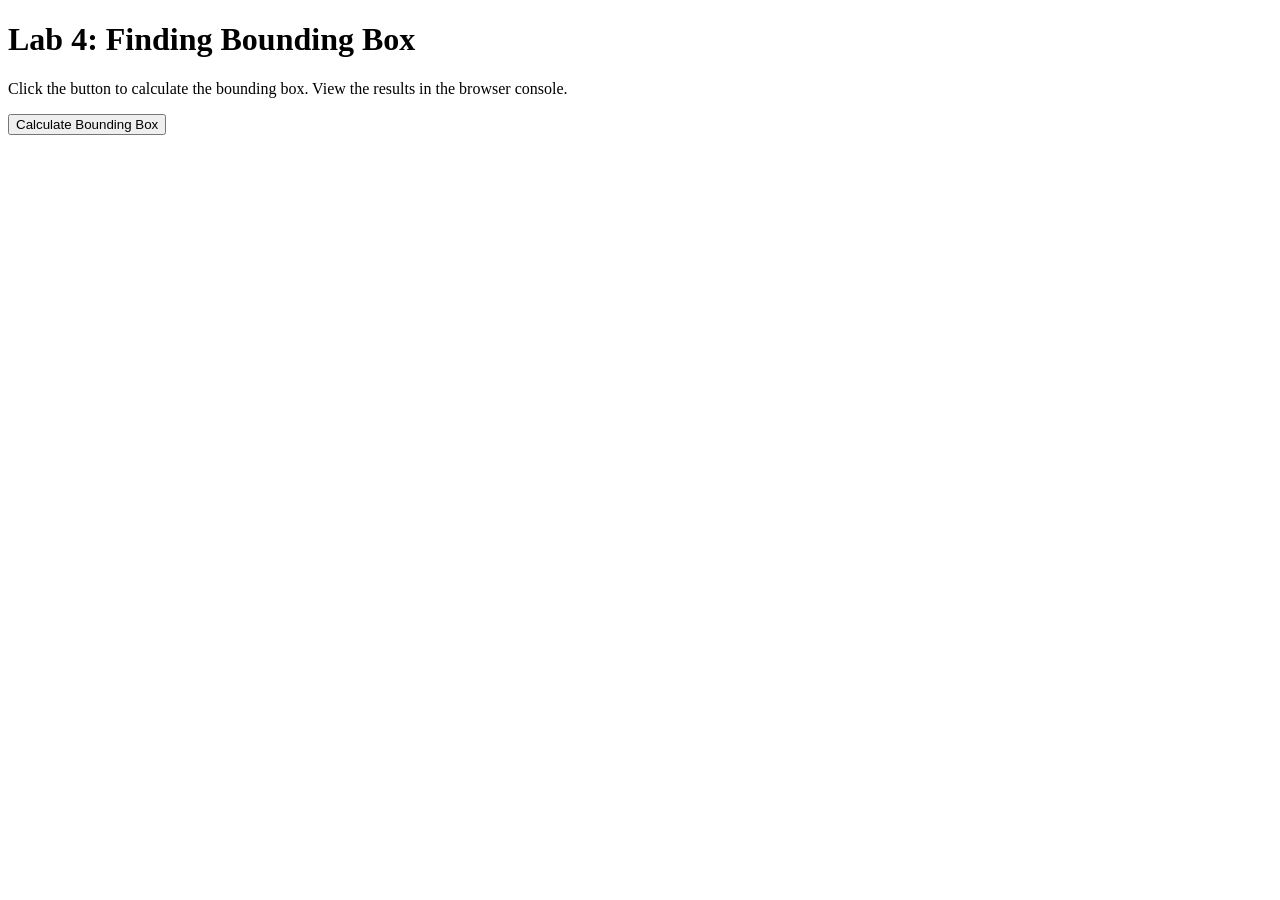
<file: labs/week04/index.html>
<!DOCTYPE html>
<html lang="en">
<head>
    <meta charset="UTF-8">
    <meta name="viewport" content="width=device-width, initial-scale=1.0">
    <title>Lab 4 - Finding Bounding Box</title>

    <script src="data.js"></script>
    <script src="script.js"></script>
</head>
<body>
    <h1>Lab 4: Finding Bounding Box</h1>
    <p>Click the button to calculate the bounding box.
       View the results in the browser console.</p>

    <input type="button" value="Calculate Bounding Box" onclick="Run();">
</body>
</html>
</file>
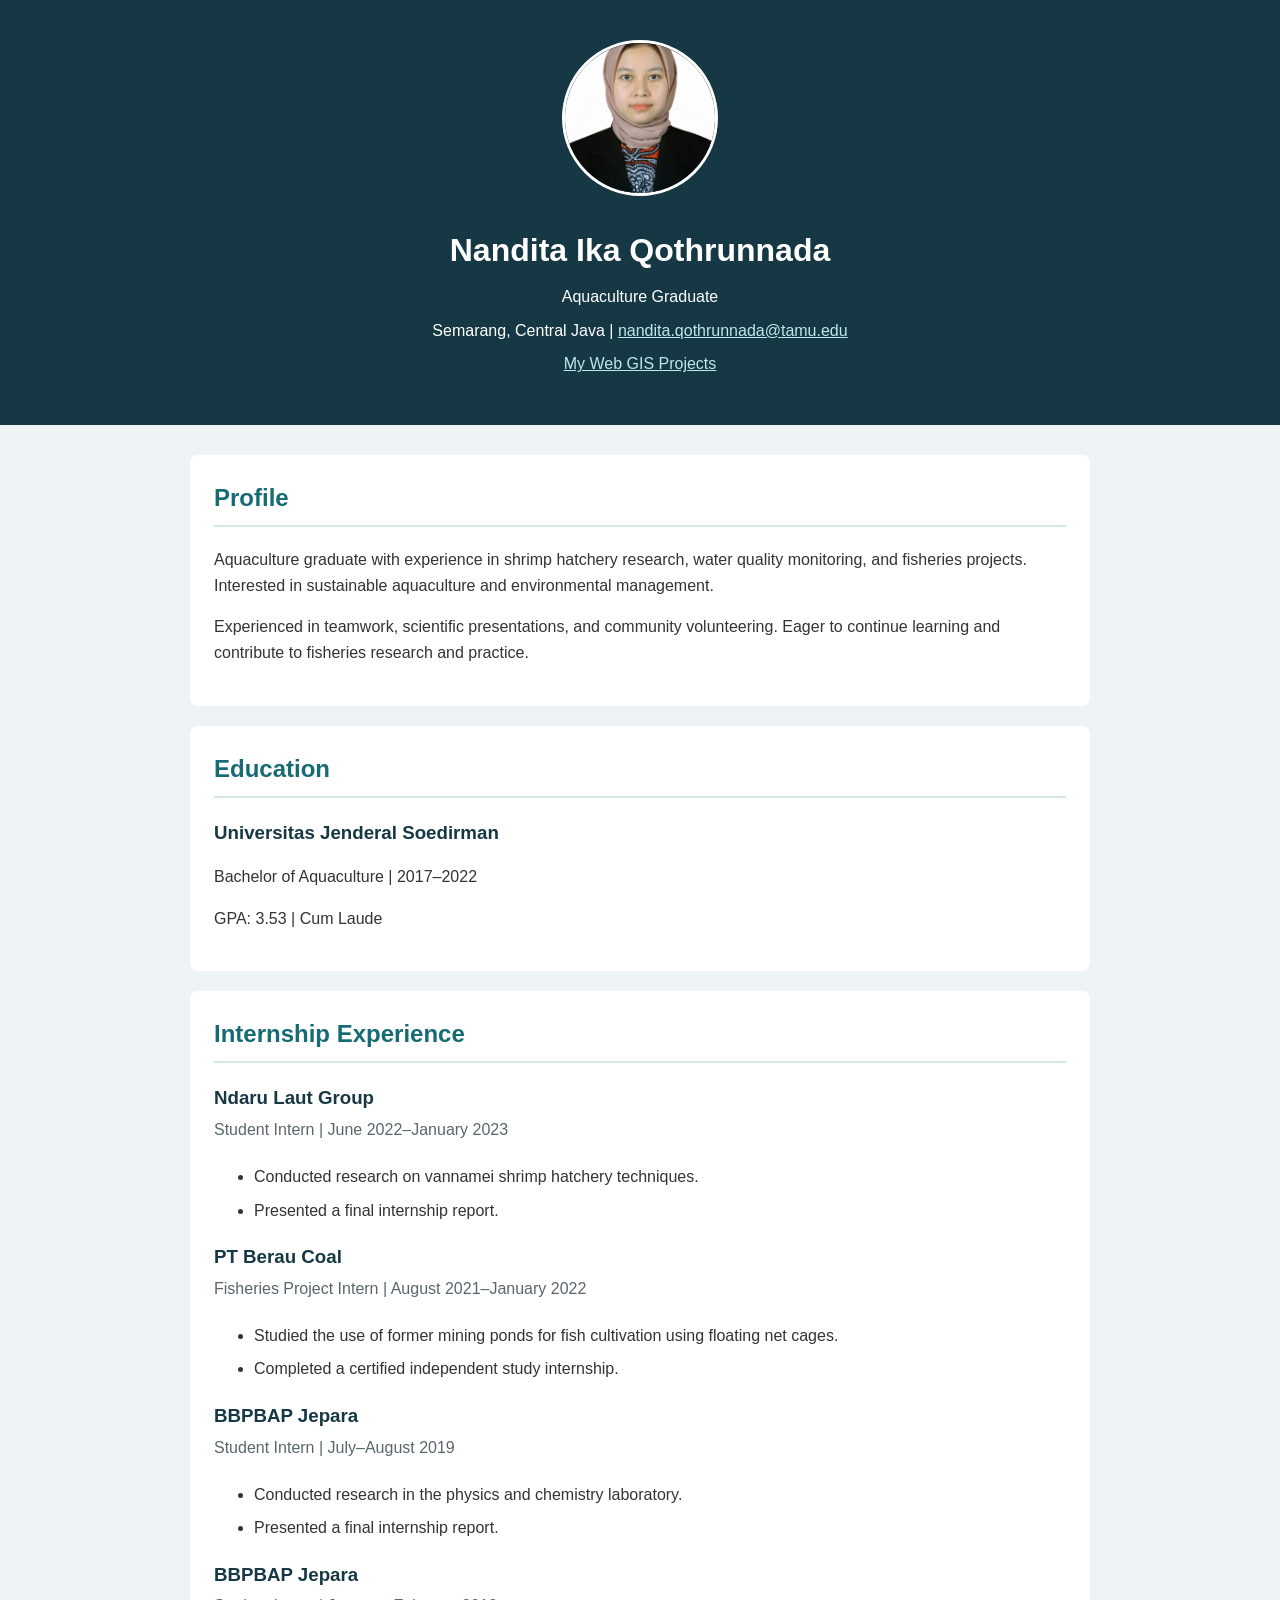
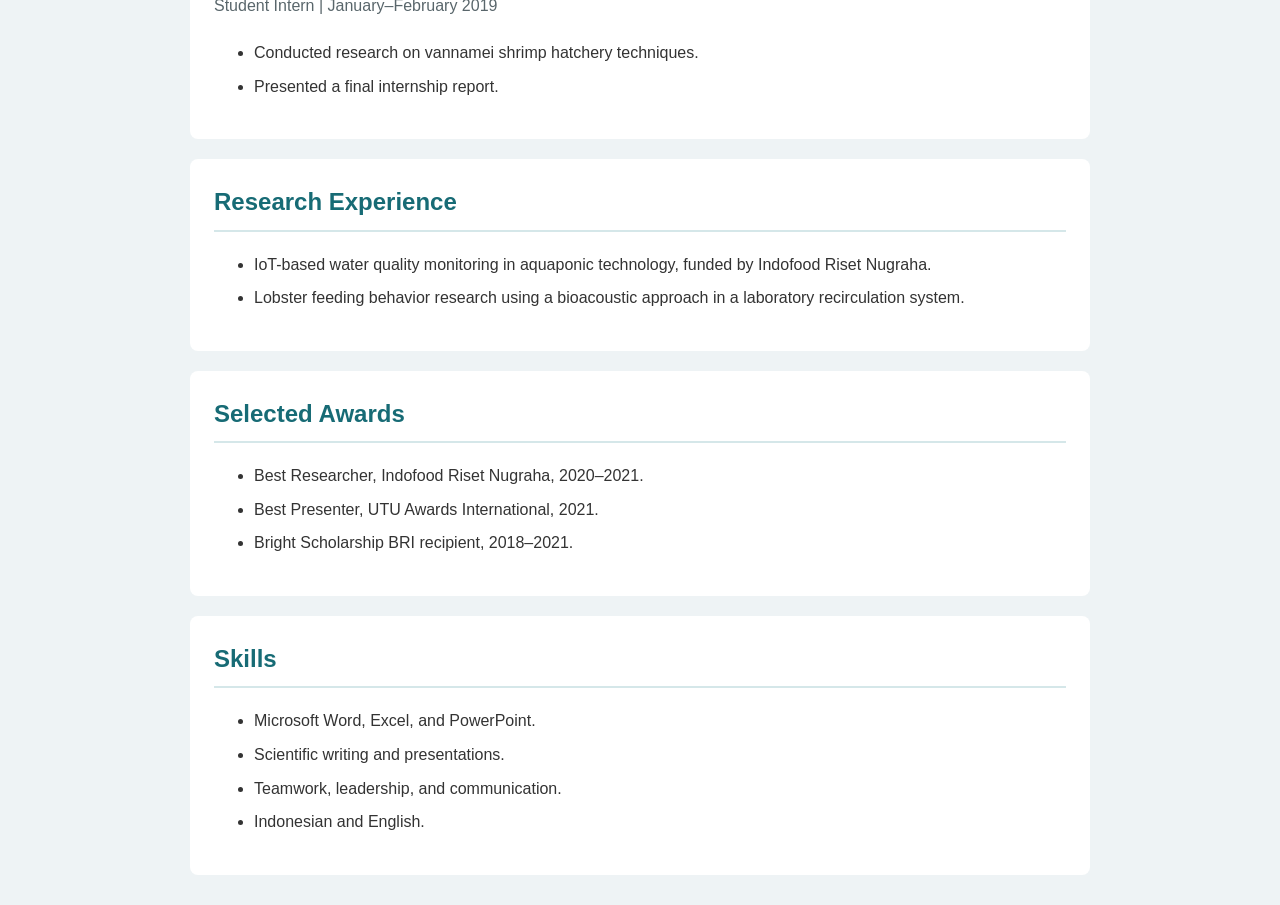
<file: labs/week03/resume/index.html>
<!DOCTYPE html>
<html lang="en">
<head>
  <meta charset="UTF-8">
  <meta name="viewport" content="width=device-width, initial-scale=1.0">
  <title>Nandita Ika Qothrunnada | Resume</title>
  <link href="style.css" rel="stylesheet">
</head>
<body>
  <header>
    <img src="profile.jpg" alt="Nandita Ika Qothrunnada" class="profile-photo">
    <h1>Nandita Ika Qothrunnada</h1>
    <p>Aquaculture Graduate</p>
    <p>
      Semarang, Central Java |
      <a href="mailto:nandita.qothrunnada@tamu.edu">
        nandita.qothrunnada@tamu.edu
      </a>
    </p>
    <p>
      <a href="https://github.com/nadaaa28/GEOG678-WebGIS"
         target="_blank" rel="noopener noreferrer">
        My Web GIS Projects
      </a>
    </p>
  </header>

  <main>
    <section>
      <h2>Profile</h2>
      <p>
        Aquaculture graduate with experience in shrimp hatchery research,
        water quality monitoring, and fisheries projects. Interested in
        sustainable aquaculture and environmental management.
      </p>
      <p>
        Experienced in teamwork, scientific presentations, and community
        volunteering. Eager to continue learning and contribute to
        fisheries research and practice.
      </p>
    </section>

    <section>
      <h2>Education</h2>
      <h3>Universitas Jenderal Soedirman</h3>
      <p>Bachelor of Aquaculture | 2017–2022</p>
      <p>GPA: 3.53 | Cum Laude</p>
    </section>

    <section>
      <h2>Internship Experience</h2>

      <h3>Ndaru Laut Group</h3>
      <h4>Student Intern | June 2022–January 2023</h4>
      <ul>
        <li>Conducted research on vannamei shrimp hatchery techniques.</li>
        <li>Presented a final internship report.</li>
      </ul>

      <h3>PT Berau Coal</h3>
      <h4>Fisheries Project Intern | August 2021–January 2022</h4>
      <ul>
        <li>
          Studied the use of former mining ponds for fish cultivation
          using floating net cages.
        </li>
        <li>Completed a certified independent study internship.</li>
      </ul>

      <h3>BBPBAP Jepara</h3>
      <h4>Student Intern | July–August 2019</h4>
      <ul>
        <li>Conducted research in the physics and chemistry laboratory.</li>
        <li>Presented a final internship report.</li>
      </ul>

      <h3>BBPBAP Jepara</h3>
      <h4>Student Intern | January–February 2019</h4>
      <ul>
        <li>Conducted research on vannamei shrimp hatchery techniques.</li>
        <li>Presented a final internship report.</li>
      </ul>
    </section>

    <section>
      <h2>Research Experience</h2>
      <ul>
        <li>
          IoT-based water quality monitoring in aquaponic technology,
          funded by Indofood Riset Nugraha.
        </li>
        <li>
          Lobster feeding behavior research using a bioacoustic approach
          in a laboratory recirculation system.
        </li>
      </ul>
    </section>

    <section>
      <h2>Selected Awards</h2>
      <ul>
        <li>Best Researcher, Indofood Riset Nugraha, 2020–2021.</li>
        <li>Best Presenter, UTU Awards International, 2021.</li>
        <li>Bright Scholarship BRI recipient, 2018–2021.</li>
      </ul>
    </section>

    <section>
      <h2>Skills</h2>
      <ul>
        <li>Microsoft Word, Excel, and PowerPoint.</li>
        <li>Scientific writing and presentations.</li>
        <li>Teamwork, leadership, and communication.</li>
        <li>Indonesian and English.</li>
      </ul>
    </section>
  </main>
</body>
</html>
</file>
<file: labs/week03/resume/style.css>
body {
  background-color: #eef3f5;
  color: #333333;
  font-family: Arial, sans-serif;
  line-height: 1.6;
  margin: 0;
}

header {
  background-color: #163844;
  color: white;
  padding: 40px 24px;
  text-align: center;
}

h1 {
  font-size: 32px;
  margin-bottom: 8px;
}

header p {
  margin: 8px 0;
}

header a {
  color: #bce8ec;
}

main {
  max-width: 900px;
  margin: 30px auto;
  padding: 0 20px;
}

section {
  background-color: white;
  padding: 24px;
  margin-bottom: 20px;
  border-radius: 8px;
}

h2 {
  color: #176b75;
  border-bottom: 2px solid #d5e7e9;
  padding-bottom: 8px;
  margin-top: 0;
}

h3 {
  color: #163844;
  margin-bottom: 4px;
}

h4 {
  color: #59666b;
  font-weight: normal;
  margin-top: 0;
}

li {
  margin-bottom: 8px;
}

a:hover {
  text-decoration: none;
}
.profile-photo {
  width: 150px;
  height: 150px;
  object-fit: cover;
  border-radius: 50%;
  border: 3px solid white;
}
</file>
